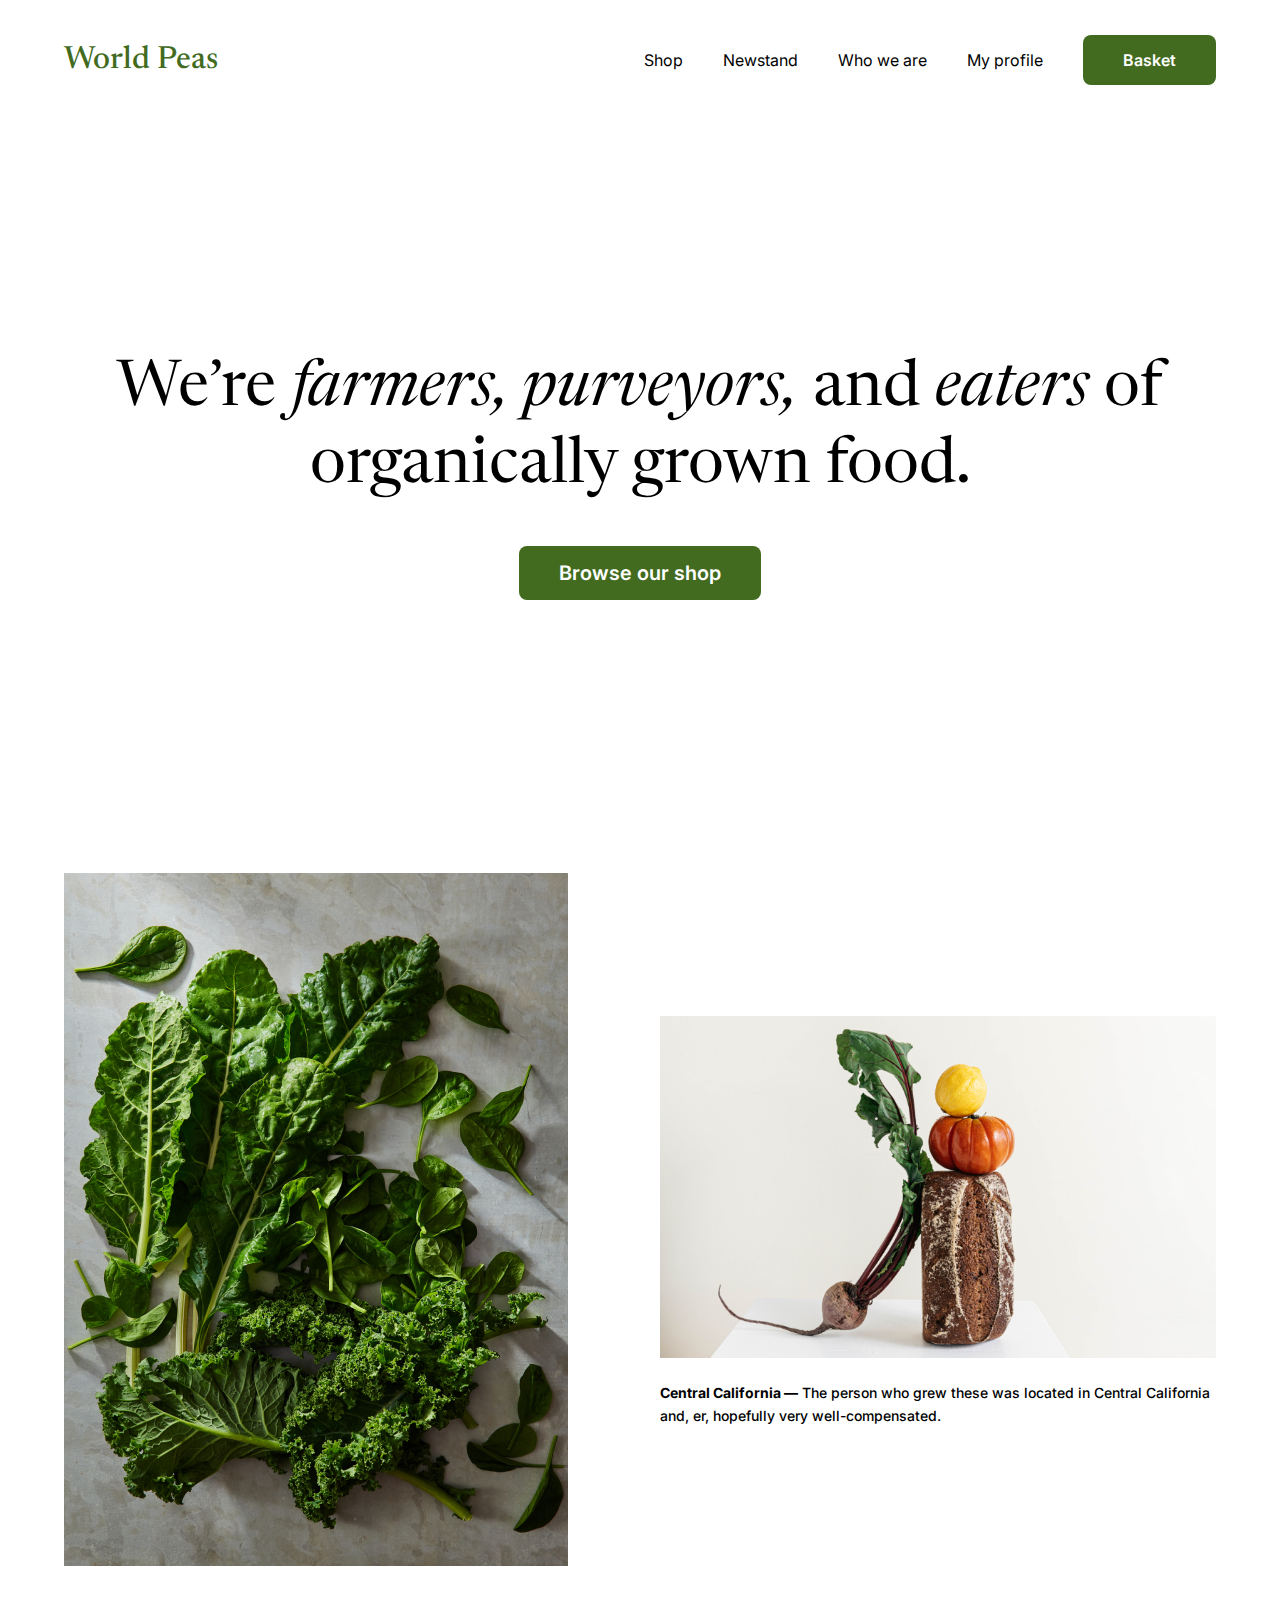
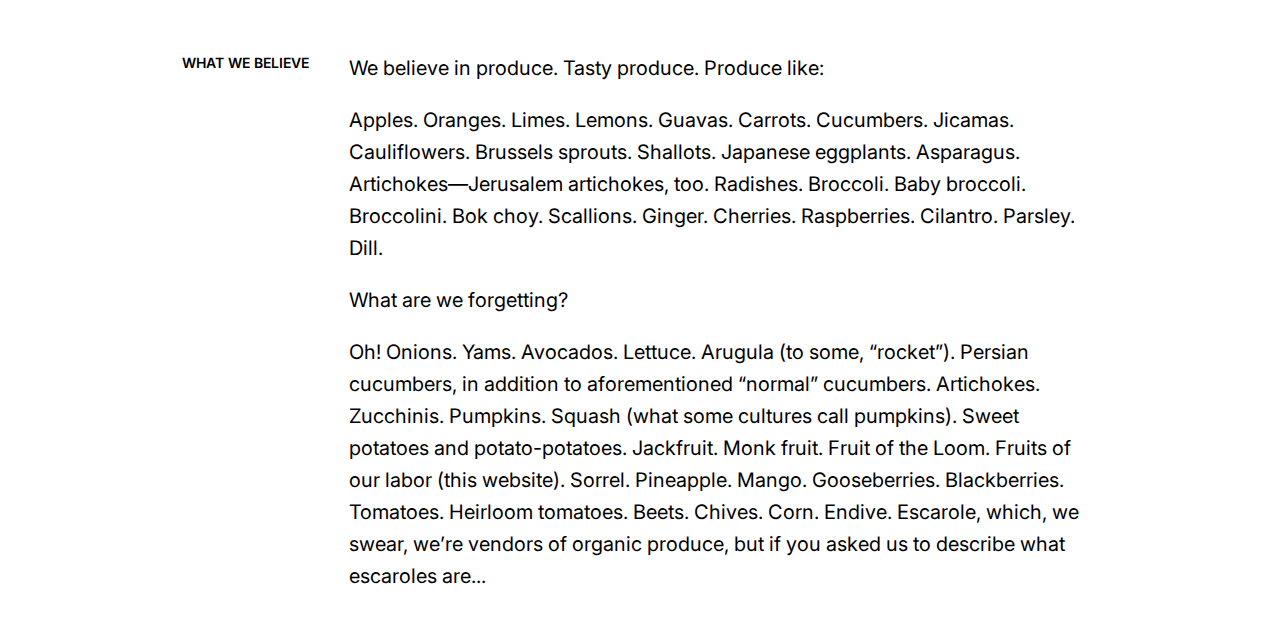
<file: index.html>
<!DOCTYPE html>
<html lang="en">
<head>
    <meta charset="UTF-8">
    <meta name="viewport" content="width=device-width, initial-scale=1.0">
    <title>World Peas</title>
    <link rel="preconnect" href="https://fonts.googleapis.com">
    <link rel="preconnect" href="https://fonts.gstatic.com" crossorigin>
    <link href="https://fonts.googleapis.com/css2?family=Lato:ital,wght@0,100;0,300;0,400;0,700;0,900;1,100;1,300;1,400;1,700;1,900&family=Newsreader:ital,opsz,wght@0,6..72,200..800;1,6..72,200..800&family=Rubik:ital,wght@0,300..900;1,300..900&display=swap" rel="stylesheet">
    <link rel="preconnect" href="https://fonts.googleapis.com">
    <link rel="preconnect" href="https://fonts.gstatic.com" crossorigin>
    <link href="https://fonts.googleapis.com/css2?family=Inter:ital,opsz,wght@0,14..32,100..900;1,14..32,100..900&family=Lato:ital,wght@0,100;0,300;0,400;0,700;0,900;1,100;1,300;1,400;1,700;1,900&family=Newsreader:ital,opsz,wght@0,6..72,200..800;1,6..72,200..800&family=Rubik:ital,wght@0,300..900;1,300..900&display=swap" rel="stylesheet">
    <link rel="stylesheet" href="assets/styles/navbar.css">
    <link rel="stylesheet" href="assets/styles/main.css">
</head>
<body>
<header>
    <div class="container">
    <div class="logo">
            <a href="index.html">World Peas</a>
    </div>
    <nav>
        <ul>
            <li><a href="#">Shop</a></li>
            <li><a href="#">Newstand</a></li>
            <li><a href="#">Who we are</a></li>
            <li><a href="#">My profile</a></li>
            <li><a href="shopping-cart.html" class="basket">Basket</a></li>
        </ul>
    </nav>
    </div>
</header>
<main>
    <section class="hero">
        <div class="container">
            <p class="description">We’re <i>farmers, purveyors,</i> and <i>eaters</i> of organically grown food.</p>
            <a href="" class="browse-shop">Browse our shop</a>
        </div>
    </section>
    <section class="some-vegetables">
        <div class="container">
            <div class="col"><img src="assets/images/watercress.webp" alt="Watercress Photo"></div>
            <figure >
                <img src="assets/images/vegetables.webp" alt="Vegetables Photo">
                <figcaption><b>Central California —</b> The person who grew these was located in Central California and, er, hopefully very well-compensated.</figcaption>
            </figure>
        </div>
    </section>
    <section class="what-we-believe">
        <div class="container">
            <h2>WHAT WE BELIEVE</h2>
            <article>
                <p>We believe in produce. Tasty produce. Produce like:</p>
                <p>Apples. Oranges. Limes. Lemons. Guavas. Carrots. Cucumbers. Jicamas. Cauliflowers. Brussels sprouts. Shallots. Japanese eggplants. Asparagus. Artichokes—Jerusalem artichokes, too. Radishes. Broccoli. Baby broccoli. Broccolini. Bok choy. Scallions. Ginger. Cherries. Raspberries. Cilantro. Parsley. Dill. </p>
                <p>What are we forgetting?</p>
                <p>Oh! Onions. Yams. Avocados. Lettuce. Arugula (to some, “rocket”). Persian cucumbers, in addition to aforementioned “normal” cucumbers. Artichokes. Zucchinis. Pumpkins. Squash (what some cultures call pumpkins). Sweet potatoes and potato-potatoes. Jackfruit. Monk fruit. Fruit of the Loom. Fruits of our labor (this website). Sorrel. Pineapple. Mango. Gooseberries. Blackberries. Tomatoes. Heirloom tomatoes. Beets. Chives. Corn. Endive. Escarole, which, we swear, we’re vendors of organic produce, but if you asked us to describe what escaroles are...</p>
            </article>
        </div>
    </section>
</main>
</body>
</html>
</file>
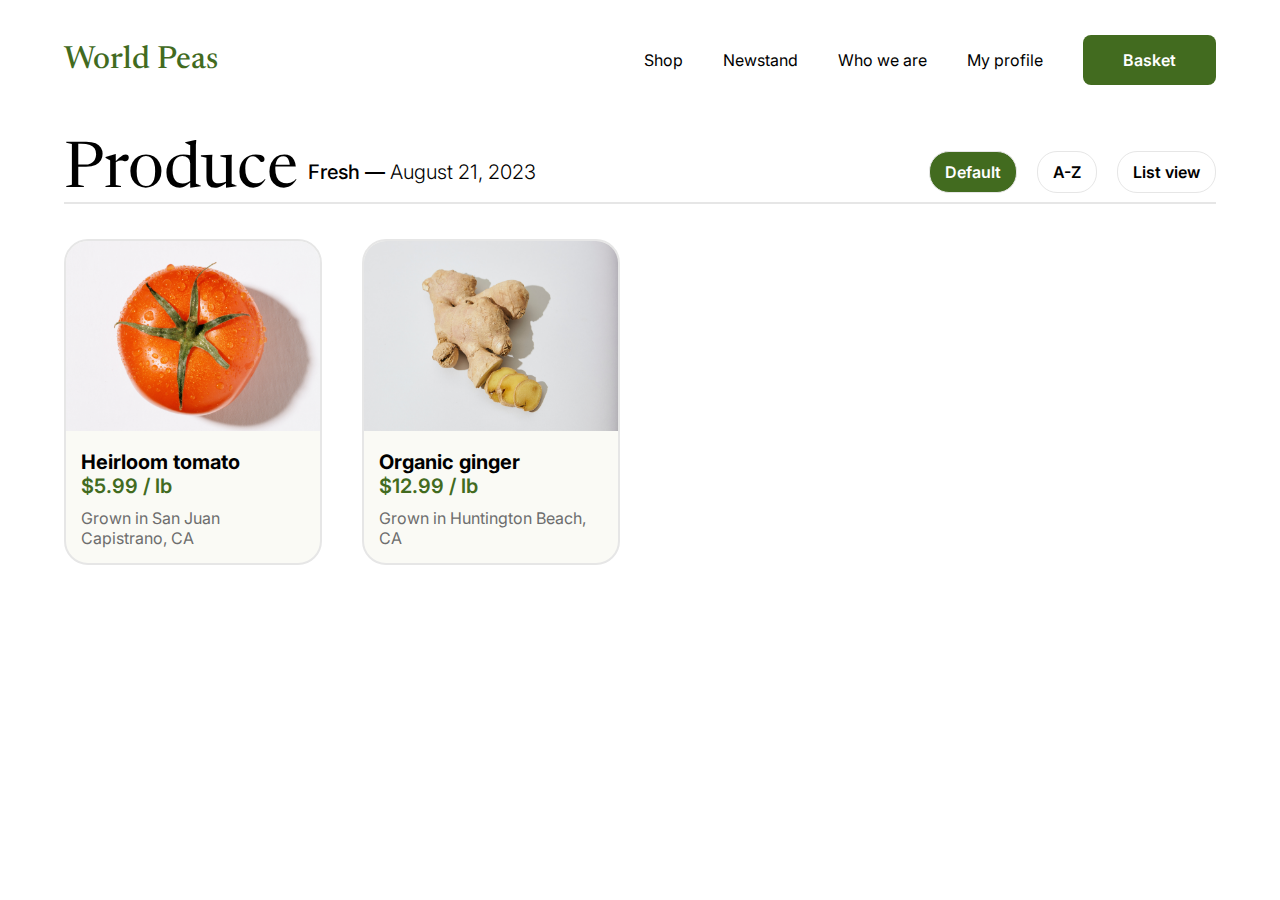
<file: product.html>
<!DOCTYPE html>
<html lang="en">
<head>
    <meta charset="UTF-8">
    <meta name="viewport" content="width=device-width, initial-scale=1.0">
    <title>World Peas</title>
    <link rel="preconnect" href="https://fonts.googleapis.com">
    <link rel="preconnect" href="https://fonts.gstatic.com" crossorigin>
    <link href="https://fonts.googleapis.com/css2?family=Lato:ital,wght@0,100;0,300;0,400;0,700;0,900;1,100;1,300;1,400;1,700;1,900&family=Newsreader:ital,opsz,wght@0,6..72,200..800;1,6..72,200..800&family=Rubik:ital,wght@0,300..900;1,300..900&display=swap" rel="stylesheet">
    <link rel="preconnect" href="https://fonts.googleapis.com">
    <link rel="preconnect" href="https://fonts.gstatic.com" crossorigin>
    <link href="https://fonts.googleapis.com/css2?family=Inter:ital,opsz,wght@0,14..32,100..900;1,14..32,100..900&family=Lato:ital,wght@0,100;0,300;0,400;0,700;0,900;1,100;1,300;1,400;1,700;1,900&family=Newsreader:ital,opsz,wght@0,6..72,200..800;1,6..72,200..800&family=Rubik:ital,wght@0,300..900;1,300..900&display=swap" rel="stylesheet">
    <link rel="stylesheet" href="assets/styles/navbar.css">
    <link rel="stylesheet" href="assets/styles/product.css">
</head>
<body>
    <header>
        <div class="container">
        <div class="logo">
                <a href="index.html">World Peas</a>
        </div>
        <nav>
            <ul>
                <li><a href="#">Shop</a></li>
                <li><a href="#">Newstand</a></li>
                <li><a href="#">Who we are</a></li>
                <li><a href="#">My profile</a></li>
                <li><a href="shopping-cart.html" class="basket">Basket</a></li>
            </ul>
        </nav>
        </div>
    </header>
    <main>
        <section class="head-title">
            <div class="container">
                <div class="heading">
                <h1>Produce</h1>
                <p><b>Fresh  — </b><span>August 21, 2023</span></p>
                </div>
                <div class="sorts-btn">
                    <span class="default-btn">Default</span>
                    <span>A-Z</span>
                    <span>List view</span>
                </div>
            </div>
        </section>
        <section class="product-info">
            <div class="container">
                    <div class="product">
                        <div class="product-image">
                            <img src="assets/images/Tomato-big.webp" alt="Tomato Image">
                        </div>
                        <div class="product-details">
                            <h2>Heirloom tomato</h2>
                            <span>$5.99 / lb</span>
                            <p>Grown in San Juan Capistrano, CA</p>
                        </div>
                    </div>
                    <div class="product">
                        <div class="product-image">
                            <img src="assets/images/ginger-big.webp" alt="Tomato Image">
                        </div>
                        <div class="product-details">
                            <h2>Organic ginger</h2>
                            <span>$12.99 / lb</span>
                            <p>Grown in Huntington Beach, CA</p>
                        </div>
                    </div>
            </div>
        </section> 
    </main>
</body>
</html>
</file>
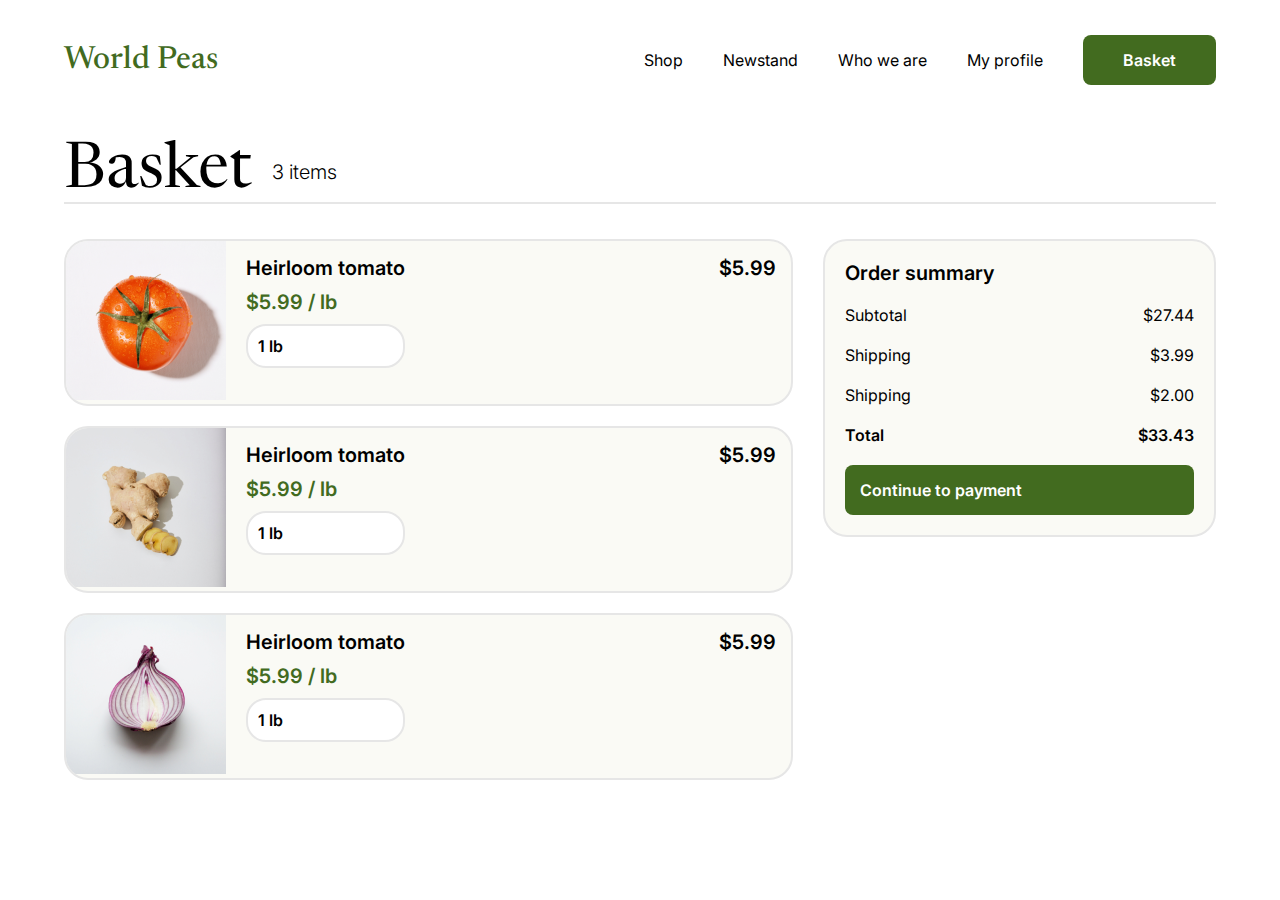
<file: shopping-cart.html>
<!DOCTYPE html>
<html lang="en">
<head>
    <meta charset="UTF-8">
    <meta name="viewport" content="width=device-width, initial-scale=1.0">
    <title>World Peas</title>
    <link rel="preconnect" href="https://fonts.googleapis.com">
    <link rel="preconnect" href="https://fonts.gstatic.com" crossorigin>
    <link href="https://fonts.googleapis.com/css2?family=Lato:ital,wght@0,100;0,300;0,400;0,700;0,900;1,100;1,300;1,400;1,700;1,900&family=Newsreader:ital,opsz,wght@0,6..72,200..800;1,6..72,200..800&family=Rubik:ital,wght@0,300..900;1,300..900&display=swap" rel="stylesheet">
    <link rel="preconnect" href="https://fonts.googleapis.com">
    <link rel="preconnect" href="https://fonts.gstatic.com" crossorigin>
    <link href="https://fonts.googleapis.com/css2?family=Inter:ital,opsz,wght@0,14..32,100..900;1,14..32,100..900&family=Lato:ital,wght@0,100;0,300;0,400;0,700;0,900;1,100;1,300;1,400;1,700;1,900&family=Newsreader:ital,opsz,wght@0,6..72,200..800;1,6..72,200..800&family=Rubik:ital,wght@0,300..900;1,300..900&display=swap" rel="stylesheet">
    <link rel="stylesheet" href="assets/styles/navbar.css">
    <link rel="stylesheet" href="assets/styles/shopping-cart.css">
</head>
<body>
    <header>
        <div class="container">
        <div class="logo">
                <a href="index.html">World Peas</a>
        </div>
        <nav>
            <ul>
                <li><a href="#">Shop</a></li>
                <li><a href="#">Newstand</a></li>
                <li><a href="#">Who we are</a></li>
                <li><a href="#">My profile</a></li>
                <li><a href="shopping-cart.html" class="basket">Basket</a></li>
            </ul>
        </nav>
        </div>
    </header>
    <main>
        <section class="head-title">
            <div class="container">
                <h1>Basket</h1>
                <span>3 items</span>
            </div>
        </section>
        <section class="shopping-basket">
            <div class="container">
                <div class="product-list">
                    <div class="product">
                        <div class="product-info">
                        <div class="product-image">
                            <img src="assets/images/Tomato-small.webp" alt="Tomato Image">
                        </div>
                        <div class="product-details">
                            <h2>Heirloom tomato</h2>
                            <span>$5.99 / lb</span>
                            <div class="weight"><span>1 lb</span></div>
                        </div>
                        </div>
                        <div class="price"><span>$5.99</span></div>
                    </div>
                    <div class="product">
                        <div class="product-info">
                        <div class="product-image">
                            <img src="assets/images/ginger-small.webp" alt="Tomato Image">
                        </div>
                        <div class="product-details">
                            <h2>Heirloom tomato</h2>
                            <span>$5.99 / lb</span>
                            <div class="weight"><span>1 lb</span></div>
                        </div>
                        </div>
                        <div class="price"><span>$5.99</span></div>
                    </div>
                    <div class="product">
                        <div class="product-info">
                        <div class="product-image">
                            <img src="assets/images/onion.webp" alt="Tomato Image">
                        </div>
                        <div class="product-details">
                            <h2>Heirloom tomato</h2>
                            <span>$5.99 / lb</span>
                            <div class="weight"><span>1 lb</span></div>
                        </div>
                        </div>
                        <div class="price"><span>$5.99</span></div>
                    </div>
                </div>
                <div class="summary">
                    <h2>Order summary</h2>
                    <ul>
                        <li><span>Subtotal</span><span>$27.44</span></li>
                        <li><span>Shipping</span><span>$3.99</span></li>
                        <li><span>Shipping</span><span>$2.00</span></li>
                        <li class="total"><span>Total</span><span>$33.43</span></li>
                    </ul>
                    <a href="#">Continue to payment</a>
                </div>
            </div>
        </section> 
    </main>
</body>
</html>
</file>
<file: assets/styles/navbar.css>
*{
    margin: 0;
    padding: 0;
    box-sizing: border-box;
    text-decoration: none;
    list-style: none;
}
:root{
    --white:#FFFFFF;
    --black:#000000;
    --green:#426B1F;
    --gainsboro:#E6E6E6;
    --dimgray:#6D6D6D;
}
.container{
    padding: 0 5%;
    margin: auto;
}
body{
    background-color: var(--white);
}
header{
    position: sticky;
    top: 0;
    z-index: 100;
    padding: 35px 0;
    background-color: var(--white);
}
header .container{
    display: flex;
    align-items: center;
    justify-content: space-between;
    width: 100%;
}
header .container .logo a{
    display: inline-block;
    font-family: "Newsreader", serif;
    font-size: 32px;
    font-weight: 500;
    color: var(--green);
}
header .container nav ul{
    display: flex;
    align-items: center;
    gap: 40px;
}
@media (max-width:991px){
    header .container nav ul{
        display: none;
    }
}
header .container nav ul a{
    display: inline-block;
    font-family: "Inter", sans-serif;
    font-size: 16px;
    font-weight: 400;
    color: var(--black);
}
header .container nav ul a.basket{
    padding: 15px 40px;
    font-weight: 600;
    background-color:var(--green);
    color: var(--white);
    border-radius: 8px;
}
/* @media (max-width:991px){

} */
</file>
<file: assets/styles/main.css>
*{
    margin: 0;
    padding: 0;
    box-sizing: border-box;
    text-decoration: none;
    list-style: none;
    /* font-family: "Newsreader", serif;
    font-family: "Inter", sans-serif; */
}
:root{
    --white:#FFFFFF;
    --black:#000000;
    --green:#426B1F;
    --gainsboro:#E6E6E6;
    --dimgray:#6D6D6D;
}
.container{
    padding: 0 5%;
    margin: auto;
    overflow: hidden;
}
body{
    background-color: var(--white);
}
img{
    max-width: 100%;
    height: auto;
}
.hero{
    padding: 41px 0;
}
.hero .container{
    display: flex;
    flex-direction: column;
    align-items: center;
    justify-content: center;
    gap: 40px;
    min-height: 70vh;
}
.hero .container .description{
    text-align: center;
    font-family: "Newsreader", serif;
    font-size: 64px;
    font-weight: 400;
    line-height: 76.8px;
    color: var(--black);
}
.hero .container .browse-shop{
    padding: 15px 40px;
    font-family: "Inter", sans-serif ;
    font-size: 20px;
    font-weight: 600;
    border-radius: 8px;
    color: var(--white);
    background-color: var(--green);
}
.some-vegetables{
    padding: 41px 0;
}
.some-vegetables .container{
    display: grid;
    grid-template-columns: 1fr 1fr;
    align-items: center;
    justify-content: center;
    gap: 40px;
}
.some-vegetables .container figure figcaption{
    margin-top: 20px;
    font-family: "Inter", sans-serif;
    font-size: 14px;
    font-weight: 500;
    line-height: 22.4px;
}
.what-we-believe{
    padding: 41px 0 20px 0;
}
.what-we-believe .container{
    display: flex;
    justify-content: center;
    gap: 40px;
    font-family: "Inter", sans-serif;
}
.what-we-believe .container h2{
    line-height: 22.4px;
    font-size: 14px;
    font-weight: 600;
}
.what-we-believe .container article{
    width: 65%;
}
.what-we-believe .container article p{
    margin-bottom: 20px;
    line-height: 32px;
    font-size: 20px;
    font-weight: 400;
}
@media (max-width:768px){
.some-vegetables .container{
    grid-template-columns:  1fr;
}
.what-we-believe .container{
    flex-wrap: wrap;
}
.what-we-believe .container article{
    width: 100%;
}
}
</file>
<file: assets/styles/product.css>
*{
    margin: 0;
    padding: 0;
    box-sizing: border-box;
    text-decoration: none;
    list-style: none;
}
:root{
    --white:#FFFFFF;
    --black:#000000;
    --green:#426B1F;
    --gainsboro:#E6E6E6;
    --dimgray:#6D6D6D;
    --whitesmoke:#FAFAF5;
}
.container{
    padding: 0 5%;
    margin: auto;
    overflow: hidden;
}
body{
    background-color: var(--white);
}
img{
    max-width: 100%;
    height: auto;
}
.head-title{
    padding: 20px 0 ;
}
.head-title .container{
    display: flex;
    align-items: center;
    justify-content: space-between;
    gap: 20px;
    position: relative;
    color: var(--black);
}
.head-title .container::after{
    content: "";
    position: absolute;
    bottom: 0;
    width: 90%;
    height: 2px;
    margin:auto;
    background-color: var(--gainsboro);
}
.head-title .container .heading{
    display: inline-flex;
    align-items: center;
    gap: 10px;
}
.head-title .container .heading h1{
    font-family: "Newsreader", serif;
    font-size: 64px;
    font-weight: 400;
}
.head-title .container .heading p{
    font-family: "Inter", sans-serif; 
    font-size: 20px;
}
.head-title .container .heading p b{
    font-weight: 500;
}
.head-title .container .heading p span{
    font-weight: 300;
}
.head-title .container .sorts-btn{
    display: inline-flex;
    align-items: center;
    gap: 20px;
}
.head-title .container .sorts-btn span{
    display: inline-block;
    padding: 10px 15px;
    background-color: var(--white);
    border: 1px solid var(--gainsboro);
    font-family: "Inter", sans-serif; 
    font-size: 16px;
    font-weight: 600;
    border-radius: 20px;
}
.head-title .container .sorts-btn span:first-child{
    background-color: var(--green);
    color: var(--white);
}
.product-info{
    padding: 15px 0 20px 0;
}
.product-info .container{
    display: grid;
    grid-template-columns: repeat(4 , 1fr);
    justify-content: center;
    gap:40px;
}
.product-info .container .product{
    border-radius: 24px;
    overflow: hidden;
    background-color: var(--whitesmoke);
    border: 2px solid var(--gainsboro);
}
@media (max-width:991px){
    .product-info .container{
    grid-template-columns: repeat(3 , 1fr);
}
}
@media (max-width:768px){
    .product-info .container{
    grid-template-columns: repeat(2,1fr);
}
    .head-title .container .sorts-btn{
    display: none;
}
}
.product-info .container .product .product-details{
    padding: 15px;
    font-family: "Inter", sans-serif; 
    font-weight: 600;
}
.product-info .container .product .product-details h2{
    color: var(--black);
    font-size: 20px;
}
.product-info .container .product .product-details span{
    display: inline-block;
    margin-bottom: 10px ;
    font-size: 20px;
    color: var(--green);
    
}
.product-info .container .product .product-details p{
    font-size: 16px;
    font-weight: 400;
    color: var(--dimgray);
}
</file>
<file: assets/styles/shopping-cart.css>
*{
    margin: 0;
    padding: 0;
    box-sizing: border-box;
    text-decoration: none;
    list-style: none;
}
:root{
    --white:#FFFFFF;
    --black:#000000;
    --green:#426B1F;
    --gainsboro:#E6E6E6;
    --dimgray:#6D6D6D;
    --whitesmoke:#FAFAF5;
}
.container{
    padding: 0 5%;
    margin: auto;
    overflow: hidden;
}
body{
    background-color: var(--white);
}
img{
    max-width: 100%;
    height: auto;
}
.head-title{
    padding: 20px 0 ;
}
.head-title .container{
    display: flex;
    align-items: center;
    gap: 20px;
    position: relative;
    color: var(--black);
}
.head-title .container::after{
    content: "";
    position: absolute;
    bottom: 0;
    width: 90%;
    height: 2px;
    margin:auto;
    background-color: var(--gainsboro);
}
.head-title .container h1{
    font-family: "Newsreader", serif;
    font-size: 64px;
    font-weight: 400;
}
.head-title .container span{
    font-family: "Inter", sans-serif;
    font-size: 20px;
    font-weight: 300;
}
.shopping-basket{
    padding: 15px 0 20px 0;
}
.shopping-basket .container{
    display: flex;
    flex-wrap: wrap;
    justify-content: center;
    gap: 30px;
}
.shopping-basket .container .product-list{
    flex-grow: 2;
}
.shopping-basket .container .product-list .product{
    display: flex;
    justify-content: space-between;
    margin-bottom: 20px;
    background-color: var(--whitesmoke);
    border: 2px solid var(--gainsboro);
    border-radius: 24px;
    overflow: hidden;
}
.shopping-basket .container .product-list .product .product-info{
    display: flex;
    align-items: center;
    justify-content: center;
    gap: 20px;
    font-family: "Inter", sans-serif; 
    font-weight: 600;
}
.shopping-basket .container .product-list .product .product-info .product-details{
    align-self: start;

}
.shopping-basket .container .product-list .product .product-details h2{
    margin-top: 15px;
    font-family: "Inter", sans-serif; 
    font-size: 20px;
    font-weight: 600;
}
.shopping-basket .container .product-list .product .product-details > span{
    display: inline-block;
    margin: 10px 0;
    font-size: 20px;
    color: var(--green);
}
.shopping-basket .container .product-list .product .product-details .weight{
    padding: 10px;
    font-size: 16px;
    color: var(--black);
    background-color: var(--white);
    border: 2px solid var(--gainsboro);
    border-radius: 20px;
    
}
.shopping-basket .container .product-list .product .price{
    margin: 15px 15px 0 0;
    font-family: "Inter", sans-serif; 
    font-size: 20px;
    font-weight: 600;
    color: var(--black);
}
.shopping-basket .summary{
    align-self: start;
    flex-grow: 1;
    padding: 20px;
    font-family: "Inter", sans-serif;
    background-color: var(--whitesmoke);
    border-radius: 24px;
    border: 2px solid var(--gainsboro); 
}
.shopping-basket .summary h2{
    font-size: 20px;
    font-weight: 600;
}
.shopping-basket .summary ul li{
    display: flex;
    align-items: center;
    justify-content: space-between;
    margin: 20px 0;
    font-size: 16px;
    font-weight: 400;
}
.shopping-basket .summary ul li.total{
    font-size: 16px;
    font-weight: 600;
}
.shopping-basket .summary a{
    display: inline-block;
    width: 100%;
    padding: 15px;
    font-size: 16px;
    font-weight: 600;
    background-color: var(--green);
    color: var(--white);
    border-radius: 8px;
}
</file>
